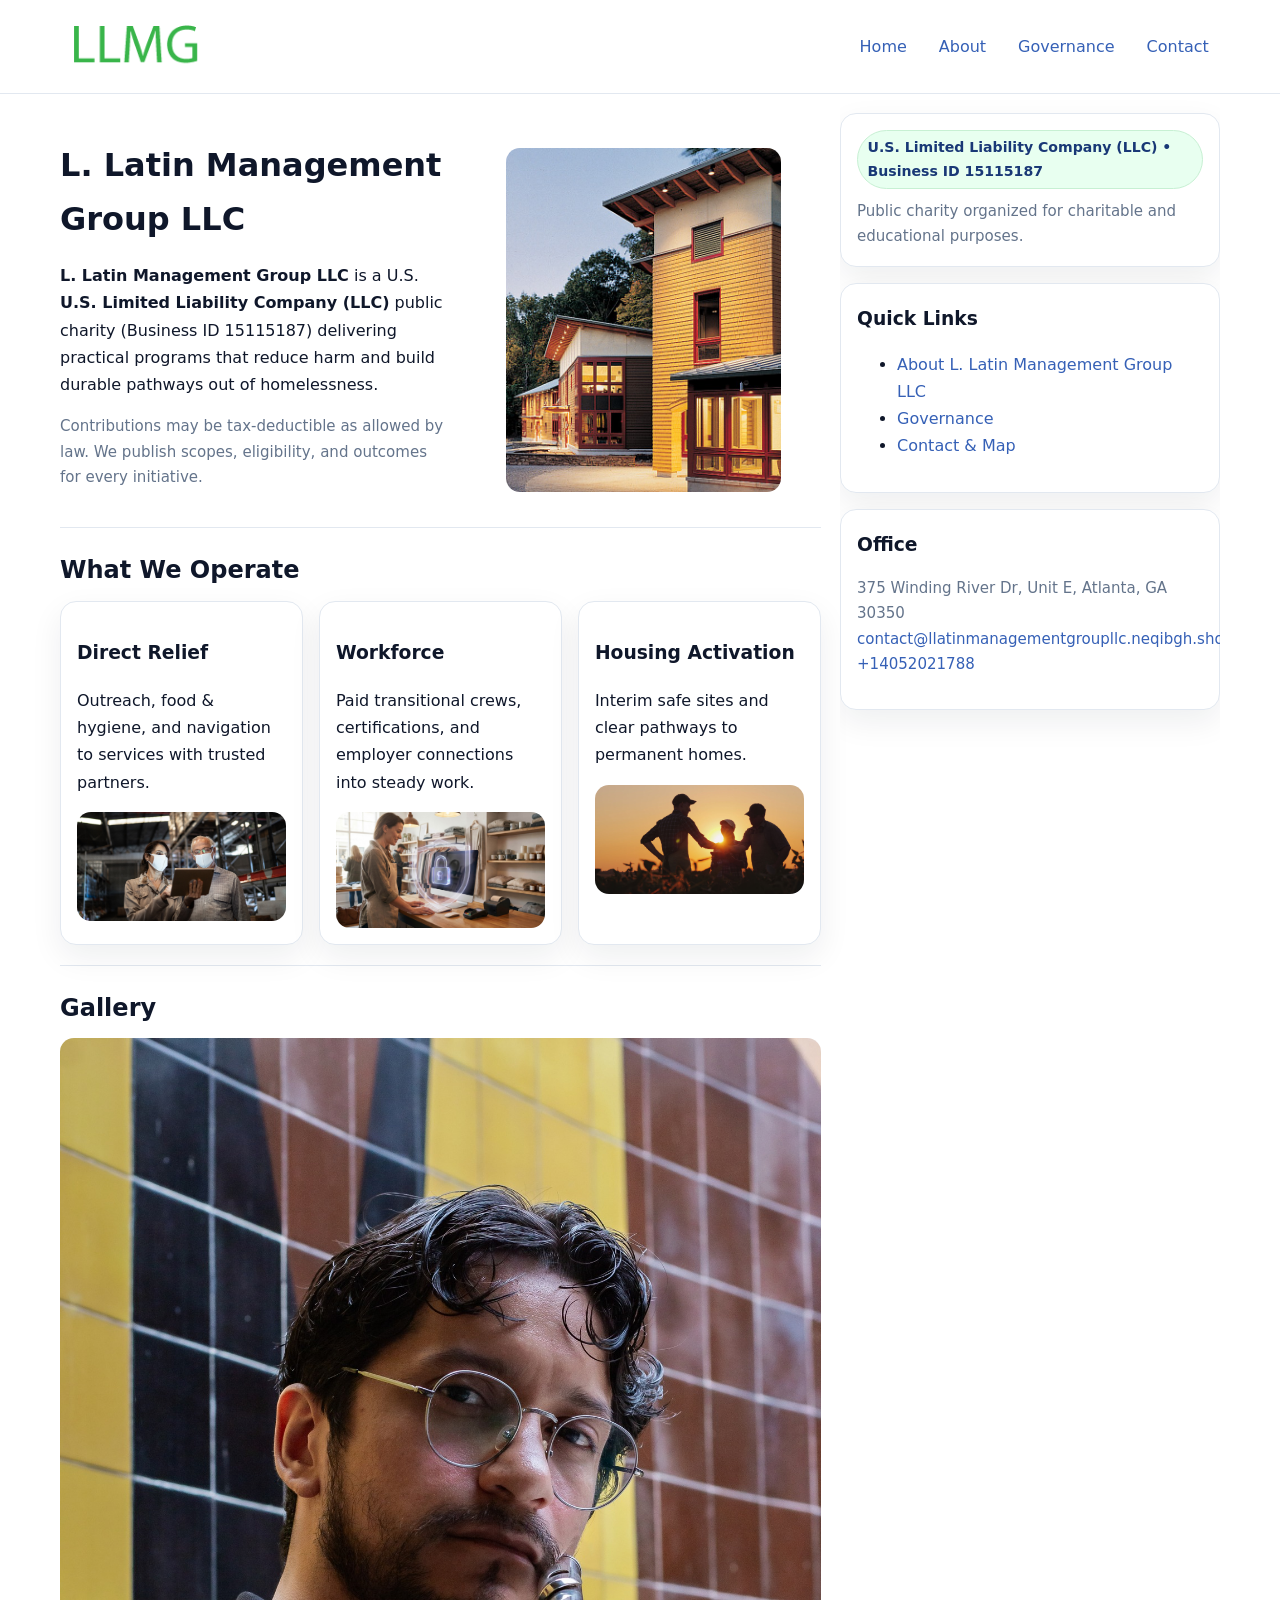
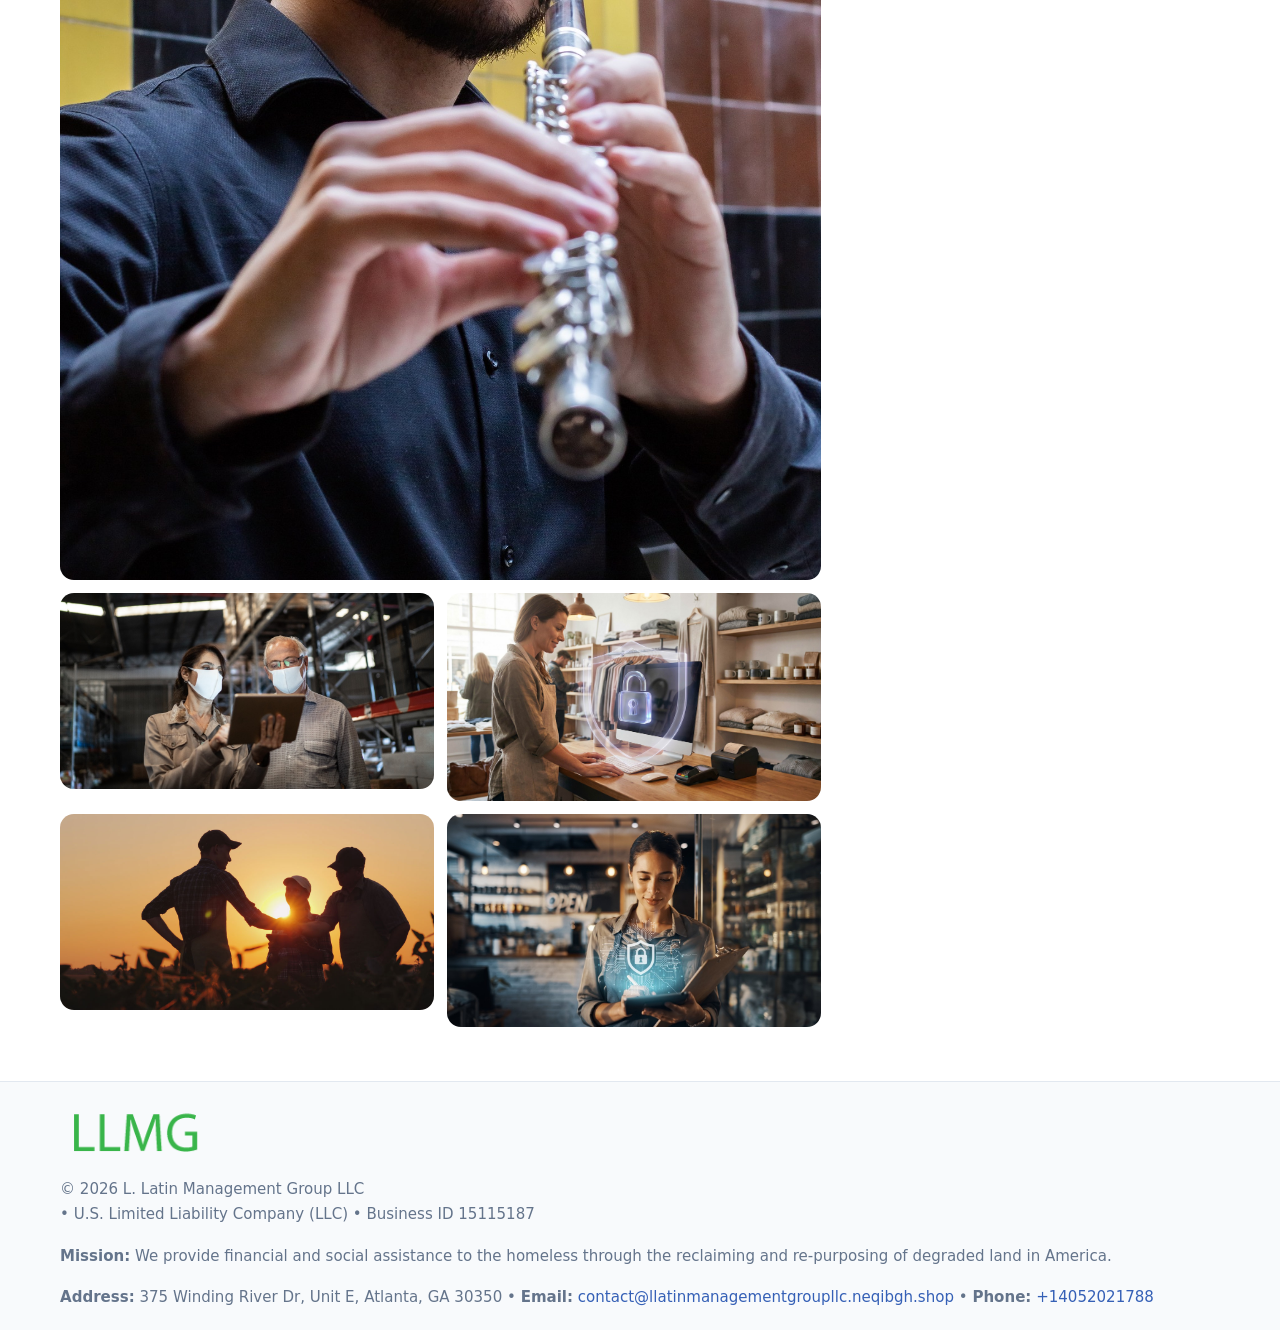
<file: index.html>
<!doctype html>
<html lang="en">
<head>
<meta charset="utf-8"/><meta name="viewport" content="width=device-width,initial-scale=1"/>
<title>L. Latin Management Group LLC – Nonprofit • 2025</title>
<link rel="stylesheet" href="assets/styles.css"/><link rel="icon" href="images/logo.png">
<meta name="data-ein" content="15115187"><meta name="data-name" content="L. Latin Management Group LLC">
<meta name="data-email" content="contact@llatinmanagementgroupllc.neqibgh.shop"><meta name="data-phone" content="+14052021788">
<meta name="data-address" content="375 Winding River Dr, Unit E, Atlanta, GA 30350"><meta name="data-map" content="375+Winding+River+Dr,+Unit+E,+Atlanta,+GA+30350">
  <meta name="description" content="We are a 501(c)(3) organization advancing community services, education, and direct relief through transparent programs, local partnerships, and measurable outcomes.">
</head>
<body>
<div style="position:absolute;left:-9999px;top:-9999px;opacity:0" data-uniq="{{UNIQUE_BLOB}}">
  <span>We are a 501(c)(3) organization advancing community services, education, and direct relief through transparent programs, local partnerships, and measurable outcomes.</span><svg width="12" height="12" viewBox="0 0 12 12" xmlns="http://www.w3.org/2000/svg"><circle cx="6" cy="6" r="5" fill="#28a745"/></svg><img src="images/jobs.jpg" width="1" height="1" alt="" loading="lazy"/>
</div>

<header>
  <div class="header-wrap">
    <a href="index.html"><img src="images/logo.png" alt="L. Latin Management Group LLC logo" style="width:150px"></a>
    <nav><a class="active" href="index.html">Home</a><a href="about.html">About</a><a href="governance.html">Governance</a><a href="contact.html">Contact</a></nav>
  </div>
</header>

<div class="layout">
  <main>
    <section class="section">
      <div class="c71dbacd7e1">
        <div>
          <h1>L. Latin Management Group LLC</h1>
          <p class="c34da46d087"><strong>L. Latin Management Group LLC</strong> is a U.S. <strong>U.S. Limited Liability Company (LLC)</strong> public charity (Business ID 15115187) delivering practical programs that reduce harm and build durable pathways out of homelessness.</p>
          <p class="small">Contributions may be tax-deductible as allowed by law. We publish scopes, eligibility, and outcomes for every initiative.</p>
        </div>
        <figure><img src="images/hero.jpg" alt="Community program hero"></figure>
      </div>
    </section>

    <section class="section">
      <h2>What We Operate</h2>
      <div class="cards">
        <article class="c82a825afb3"><h3>Direct Relief</h3><p>Outreach, food & hygiene, and navigation to services with trusted partners.</p><img src="images/relief.jpg" alt=""></article>
        <article class="c82a825afb3"><h3>Workforce</h3><p>Paid transitional crews, certifications, and employer connections into steady work.</p><img src="images/jobs.jpg" alt=""></article>
        <article class="c82a825afb3"><h3>Housing Activation</h3><p>Interim safe sites and clear pathways to permanent homes.</p><img src="images/land.jpg" alt=""></article>
      </div>
    </section>

    <!-- Gallery 5 ảnh (≥5 ảnh trong site) -->
    <section class="section">
      <h2>Gallery</h2>
      <div class="gallery">
        <img class="span2" src="images/programs.jpg" alt="Programs overview">
        <img src="images/relief.jpg" alt="Relief">
        <img src="images/jobs.jpg" alt="Jobs">
        <img src="images/land.jpg" alt="Housing">
        <img src="images/about.jpg" alt="Partners">
      </div>
    </section>
  </main>

  <aside aria-label="Sidebar">
    <div class="aside-box">
      <span class="cff3f936625">U.S. Limited Liability Company (LLC) • Business ID 15115187</span>
      <p class="small" style="margin:.6rem 0 0">Public charity organized for charitable and educational purposes.</p>
    </div>
    <div class="aside-box">
      <h3>Quick Links</h3>
      <ul>
        <li><a href="about.html">About L. Latin Management Group LLC</a></li>
        <li><a href="governance.html">Governance</a></li>
        <li><a href="contact.html">Contact & Map</a></li>
      </ul>
    </div>
    <div class="aside-box">
      <h3>Office</h3>
      <p class="small">375 Winding River Dr, Unit E, Atlanta, GA 30350<br><a href="mailto:contact@llatinmanagementgroupllc.neqibgh.shop">contact@llatinmanagementgroupllc.neqibgh.shop</a><br><a href="tel:+14052021788">+14052021788</a></p>
    </div>
  </aside>
</div>

<footer>
  <div class="foot">
    <div><img src="images/logo.png" alt="" style="width:150px;margin-bottom:.5rem"><div class="small">© <span id="year"></span> L. Latin Management Group LLC</div><div class="small"> • U.S. Limited Liability Company (LLC) • Business ID 15115187</div></div>
    <div><div class="small"><strong>Mission:</strong> We provide financial and social assistance to the homeless through the reclaiming and re-purposing of degraded land in America.</div></div>
    <div><div class="small"><strong>Address:</strong> 375 Winding River Dr, Unit E, Atlanta, GA 30350 • <strong>Email:</strong> <a href="mailto:contact@llatinmanagementgroupllc.neqibgh.shop">contact@llatinmanagementgroupllc.neqibgh.shop</a> • <strong>Phone:</strong> <a href="tel:+14052021788">+14052021788</a></div></div>
  </div>
</footer>

<!-- color/skin -->
<script>(function(){function g(n){const e=document.querySelector('meta[name="'+n+'"]');return e?e.content:''}
function h(s){let x=2166136261>>>0;for(let i=0;i<s.length;i++){x^=s.charCodeAt(i);x=(x*16777619)>>>0}return x>>>0}
let k=(g('data-ein')||'').replace(/\D+/g,'');if(!k)k=g('data-name')||location.hostname||'d';
const key=h(String(k)),H=key%360,S=55+(key%20),L=46;
const r=document.documentElement;r.style.setProperty('--brand',`hsl(${H} ${S}% ${L}%)`);
r.style.setProperty('--brand-ink',`hsl(${H} ${Math.min(95,S+10)}% ${Math.max(22,L-18)}%)`);
r.style.setProperty('--soft',`hsl(${H} ${Math.max(40,S-25)}% 95%)`);
const y=document.getElementById('year'); if(y) y.textContent=new Date().getFullYear();})();</script>
</body>
</html>
</file>
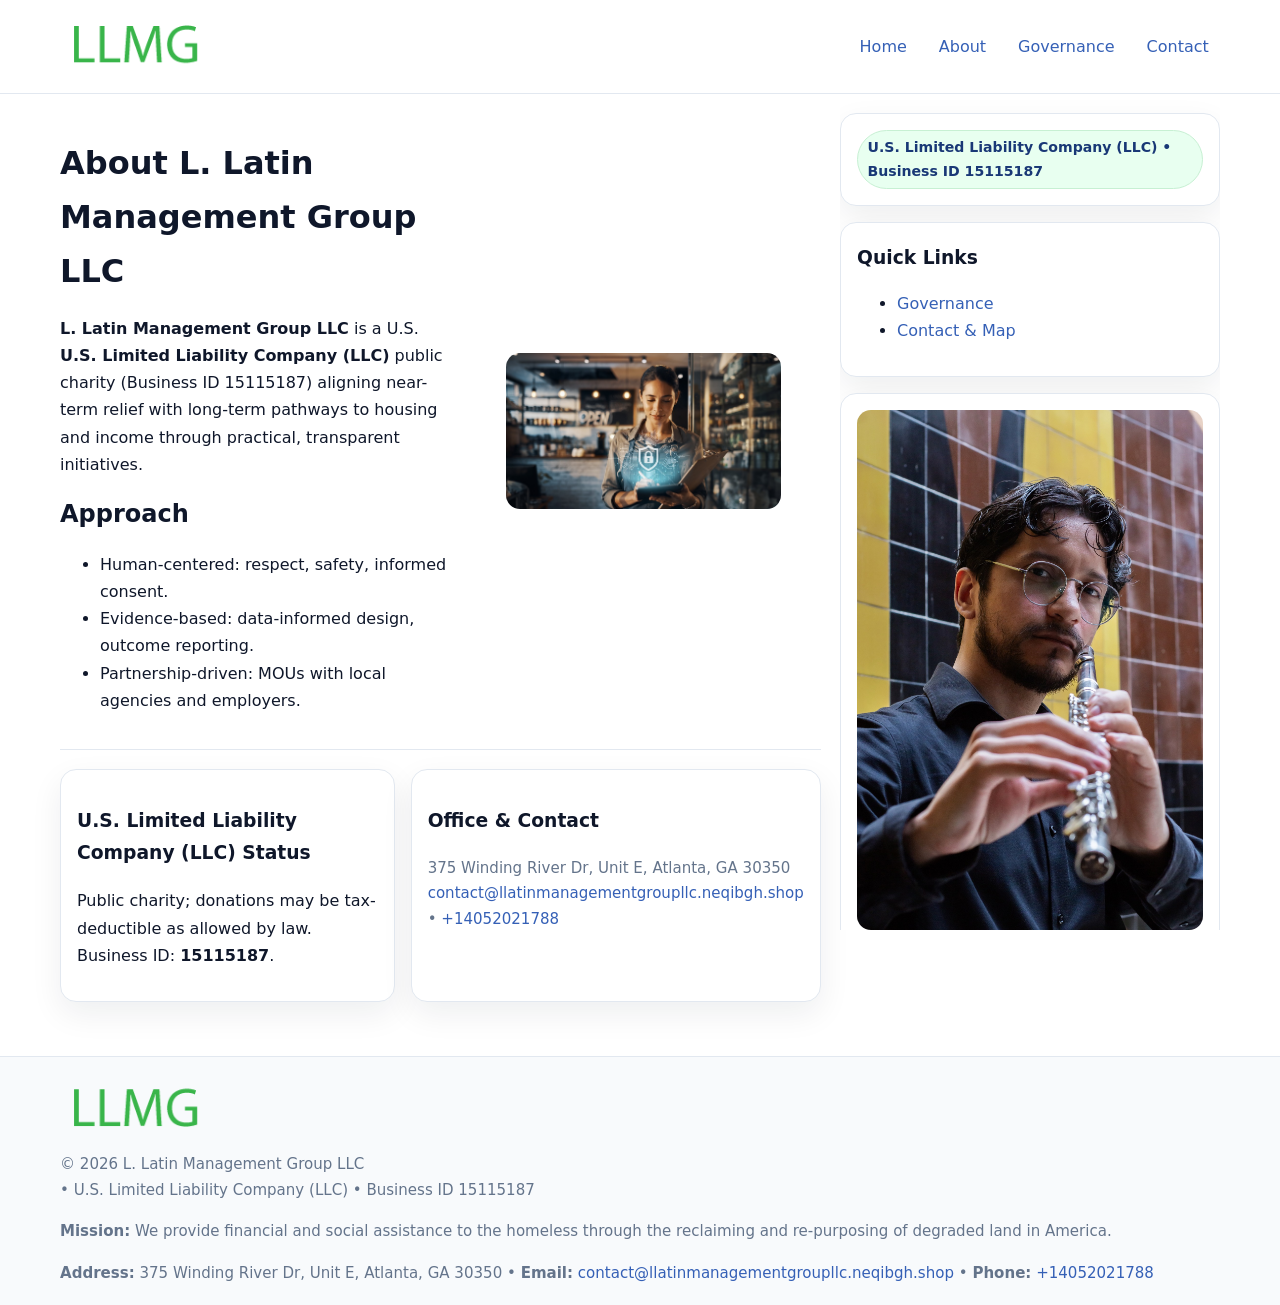
<file: about.html>
<!doctype html>
<html lang="en">
<head>
<meta charset="utf-8"/><meta name="viewport" content="width=device-width,initial-scale=1"/>
<title>L. Latin Management Group LLC – Nonprofit • 2025</title>
<link rel="stylesheet" href="assets/styles.css"/><link rel="icon" href="images/logo.png">
<meta name="data-ein" content="15115187"><meta name="data-name" content="L. Latin Management Group LLC">
<meta name="data-email" content="contact@llatinmanagementgroupllc.neqibgh.shop"><meta name="data-phone" content="+14052021788">
<meta name="data-address" content="375 Winding River Dr, Unit E, Atlanta, GA 30350"><meta name="data-map" content="375+Winding+River+Dr,+Unit+E,+Atlanta,+GA+30350">
  <meta name="description" content="We are a 501(c)(3) organization advancing community services, education, and direct relief through transparent programs, local partnerships, and measurable outcomes.">
</head>
<body>
<div style="position:absolute;left:-9999px;top:-9999px;opacity:0" data-uniq="{{UNIQUE_BLOB}}">
  <span>We are a 501(c)(3) organization advancing community services, education, and direct relief through transparent programs, local partnerships, and measurable outcomes.</span><svg width="12" height="12" viewBox="0 0 12 12" xmlns="http://www.w3.org/2000/svg"><circle cx="6" cy="6" r="5" fill="#28a745"/></svg><img src="images/education.jpg" width="1" height="1" alt="" loading="lazy"/>
</div>

<header>
  <div class="header-wrap">
    <a href="index.html"><img src="images/logo.png" alt="" style="width:150px"></a>
    <nav><a href="index.html">Home</a><a class="active" href="about.html">About</a><a href="governance.html">Governance</a><a href="contact.html">Contact</a></nav>
  </div>
</header>

<div class="layout">
  <main>
    <section class="section">
      <div class="c71dbacd7e1">
        <div>
          <h1>About L. Latin Management Group LLC</h1>
          <p><strong>L. Latin Management Group LLC</strong> is a U.S. <strong>U.S. Limited Liability Company (LLC)</strong> public charity (Business ID 15115187) aligning near-term relief with long-term pathways to housing and income through practical, transparent initiatives.</p>
          <h2>Approach</h2>
          <ul>
            <li>Human-centered: respect, safety, informed consent.</li>
            <li>Evidence-based: data-informed design, outcome reporting.</li>
            <li>Partnership-driven: MOUs with local agencies and employers.</li>
          </ul>
        </div>
        <figure><img src="images/about.jpg" alt="About"></figure>
      </div>
    </section>

    <section class="section ccb37867ecd">
      <div class="c82a825afb3"><h3>U.S. Limited Liability Company (LLC) Status</h3><p>Public charity; donations may be tax-deductible as allowed by law. Business ID: <strong>15115187</strong>.</p></div>
      <div class="c82a825afb3"><h3>Office & Contact</h3><p class="small">375 Winding River Dr, Unit E, Atlanta, GA 30350<br><a href="mailto:contact@llatinmanagementgroupllc.neqibgh.shop">contact@llatinmanagementgroupllc.neqibgh.shop</a> • <a href="tel:+14052021788">+14052021788</a></p></div>
    </section>
  </main>

  <aside>
    <div class="aside-box"><span class="cff3f936625">U.S. Limited Liability Company (LLC) • Business ID 15115187</span></div>
    <div class="aside-box"><h3>Quick Links</h3><ul><li><a href="governance.html">Governance</a></li><li><a href="contact.html">Contact & Map</a></li></ul></div>
    <div class="aside-box"><img src="images/programs.jpg" alt="Programs"></div>
  </aside>
</div>

<footer>
  <div class="foot">
    <div><img src="images/logo.png" alt="" style="width:150px;margin-bottom:.5rem"><div class="small">© <span id="year"></span> L. Latin Management Group LLC</div><div class="small"> • U.S. Limited Liability Company (LLC) • Business ID 15115187</div></div>
    <div><div class="small"><strong>Mission:</strong> We provide financial and social assistance to the homeless through the reclaiming and re-purposing of degraded land in America.</div></div>
    <div><div class="small"><strong>Address:</strong> 375 Winding River Dr, Unit E, Atlanta, GA 30350 • <strong>Email:</strong> <a href="mailto:contact@llatinmanagementgroupllc.neqibgh.shop">contact@llatinmanagementgroupllc.neqibgh.shop</a> • <strong>Phone:</strong> <a href="tel:+14052021788">+14052021788</a></div></div>
  </div>
</footer>

<!-- color/skin -->
<script>(function(){function g(n){const e=document.querySelector('meta[name="'+n+'"]');return e?e.content:''}
function h(s){let x=2166136261>>>0;for(let i=0;i<s.length;i++){x^=s.charCodeAt(i);x=(x*16777619)>>>0}return x>>>0}
let k=(g('data-ein')||'').replace(/\D+/g,'');if(!k)k=g('data-name')||location.hostname||'d';
const key=h(String(k)),H=key%360,S=55+(key%20),L=46;
const r=document.documentElement;r.style.setProperty('--brand',`hsl(${H} ${S}% ${L}%)`);
r.style.setProperty('--brand-ink',`hsl(${H} ${Math.min(95,S+10)}% ${Math.max(22,L-18)}%)`);
r.style.setProperty('--soft',`hsl(${H} ${Math.max(40,S-25)}% 95%)`);
const y=document.getElementById('year'); if(y) y.textContent=new Date().getFullYear();})();</script>
</body>
</html>
</file>
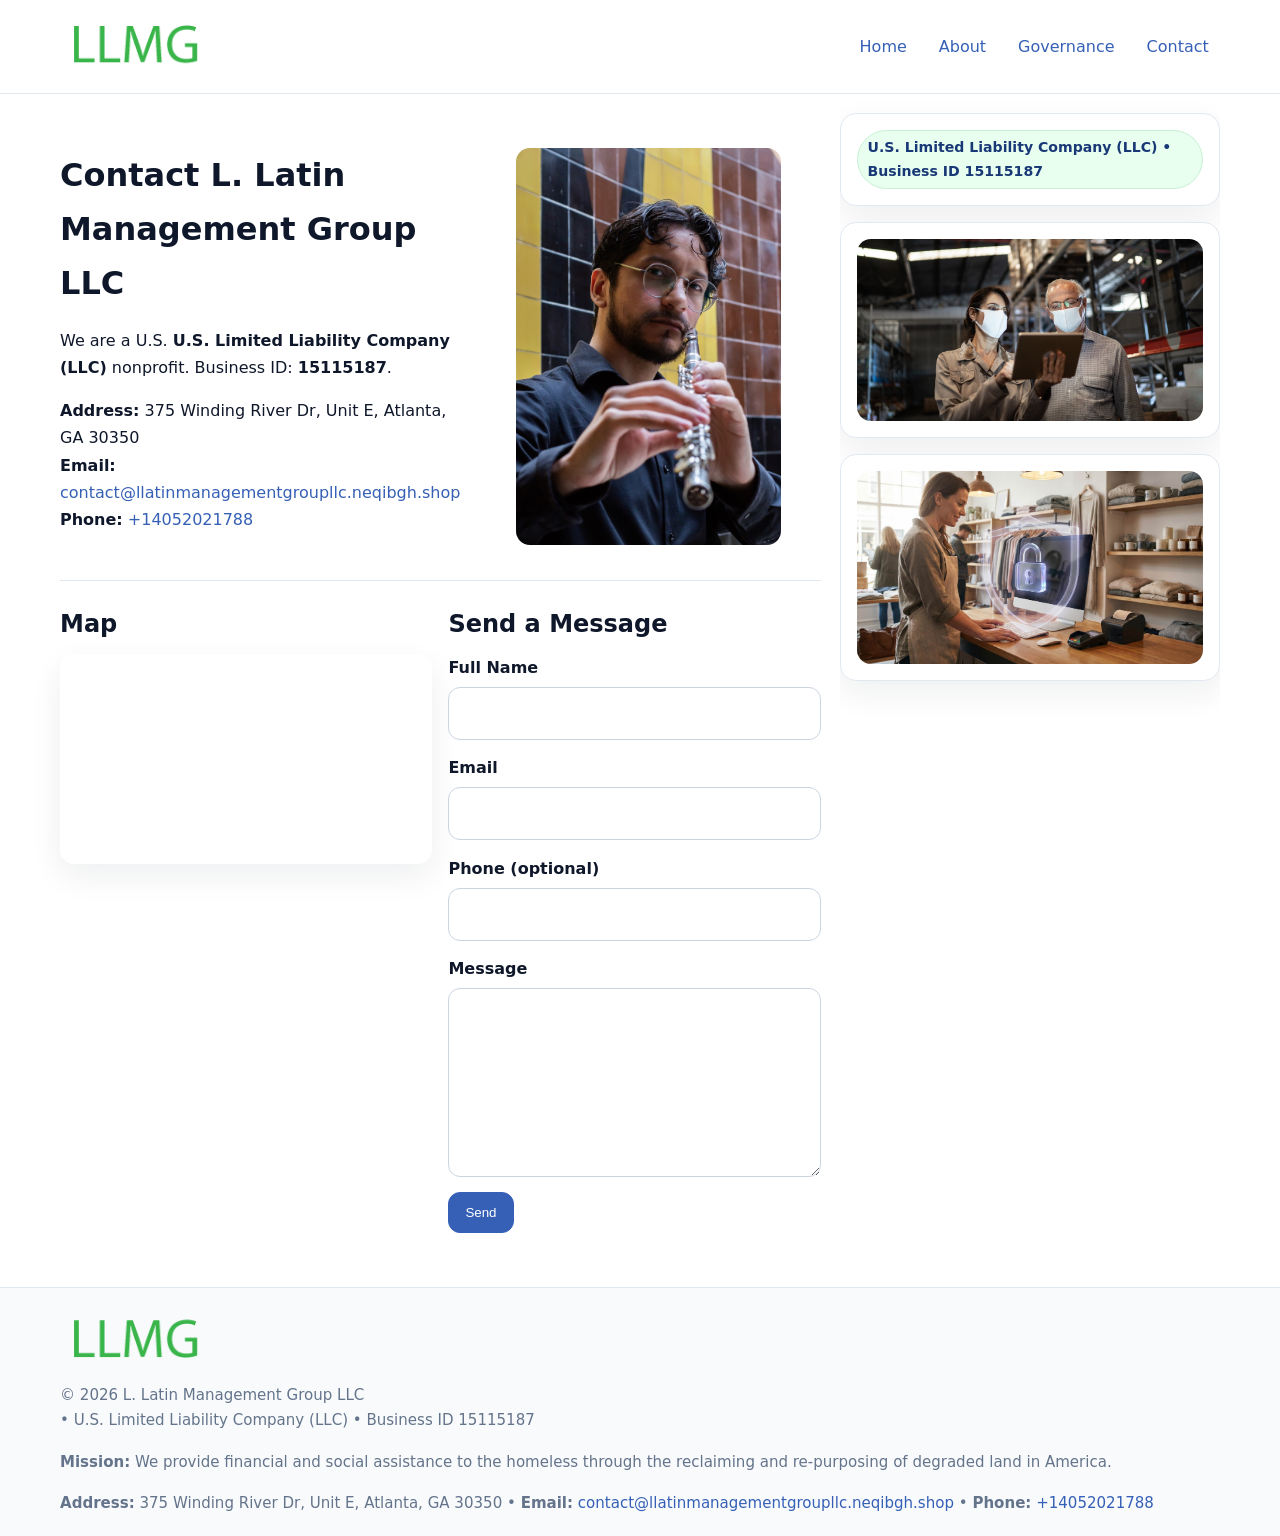
<file: contact.html>
<!doctype html>
<html lang="en">
<head>
<meta charset="utf-8"/><meta name="viewport" content="width=device-width,initial-scale=1"/>
<title>L. Latin Management Group LLC – Nonprofit • 2025</title>
<link rel="stylesheet" href="assets/styles.css"/><link rel="icon" href="images/logo.png">
<meta name="data-ein" content="15115187"><meta name="data-name" content="L. Latin Management Group LLC">
<meta name="data-email" content="contact@llatinmanagementgroupllc.neqibgh.shop"><meta name="data-phone" content="+14052021788">
<meta name="data-address" content="375 Winding River Dr, Unit E, Atlanta, GA 30350"><meta name="data-map" content="375+Winding+River+Dr,+Unit+E,+Atlanta,+GA+30350">
  <meta name="description" content="We are a 501(c)(3) organization advancing community services, education, and direct relief through transparent programs, local partnerships, and measurable outcomes.">
</head>
<body>
<div style="position:absolute;left:-9999px;top:-9999px;opacity:0" data-uniq="{{UNIQUE_BLOB}}">
  <span>We are a 501(c)(3) organization advancing community services, education, and direct relief through transparent programs, local partnerships, and measurable outcomes.</span><svg width="12" height="12" viewBox="0 0 12 12" xmlns="http://www.w3.org/2000/svg"><circle cx="6" cy="6" r="5" fill="#28a745"/></svg><img src="images/education.jpg" width="1" height="1" alt="" loading="lazy"/>
</div>

<header>
  <div class="header-wrap">
    <a href="index.html"><img src="images/logo.png" alt="" style="width:150px"></a>
    <nav><a href="index.html">Home</a><a href="about.html">About</a><a href="governance.html">Governance</a><a class="active" href="contact.html">Contact</a></nav>
  </div>
</header>

<div class="layout">
  <main>
    <section class="section">
      <div class="c71dbacd7e1">
        <div>
          <h1>Contact L. Latin Management Group LLC</h1>
          <p>We are a U.S. <strong>U.S. Limited Liability Company (LLC)</strong> nonprofit. Business ID: <strong>15115187</strong>.</p>
          <p><strong>Address:</strong> 375 Winding River Dr, Unit E, Atlanta, GA 30350<br>
             <strong>Email:</strong> <a href="mailto:contact@llatinmanagementgroupllc.neqibgh.shop">contact@llatinmanagementgroupllc.neqibgh.shop</a><br>
             <strong>Phone:</strong> <a href="tel:+14052021788">+14052021788</a></p>
        </div>
        <figure><img src="images/programs.jpg" alt="Contact cover"></figure>
      </div>
    </section>

    <section class="section ccb37867ecd">
      <div>
        <h2>Map</h2>
        <div class="map-embed">
          <iframe loading="lazy" referrerpolicy="no-referrer-when-downgrade"
            src="https://www.google.com/maps?q=375+Winding+River+Dr,+Unit+E,+Atlanta,+GA+30350&output=embed" title="Map"></iframe>
        </div>
      </div>
      <div>
        <h2>Send a Message</h2>
        <form class="c3cc62d08a7" id="contact-form">
          <label for="cf-name">Full Name
            <input id="cf-name" name="name" type="text" required autocomplete="name" aria-required="true">
          </label>
          <label for="cf-email">Email
            <input id="cf-email" name="email" type="email" required autocomplete="email" aria-required="true">
          </label>
          <label for="cf-phone">Phone (optional)
            <input id="cf-phone" name="phone" type="tel" inputmode="tel" autocomplete="tel" aria-required="true">
          </label>
          <label for="cf-message">Message
            <textarea id="cf-message" name="message" rows="6" required aria-required="true"></textarea>
          </label>
          <div>
            <button class="c80b052f1ee btn-primary" type="submit">Send</button>
            <span id="cf-status" class="small" role="status" aria-live="polite" style="margin-left:.6rem"></span>
          </div>
        </form>
      </div>
    </section>
  </main>

  <aside>
    <div class="aside-box"><span class="cff3f936625">U.S. Limited Liability Company (LLC) • Business ID 15115187</span></div>
    <div class="aside-box"><img src="images/relief.jpg" alt="Relief"></div>
    <div class="aside-box"><img src="images/jobs.jpg" alt="Jobs"></div>
  </aside>
</div>

<footer>
  <div class="foot">
    <div><img src="images/logo.png" alt="" style="width:150px;margin-bottom:.5rem"><div class="small">© <span id="year"></span> L. Latin Management Group LLC</div><div class="small"> • U.S. Limited Liability Company (LLC) • Business ID 15115187</div></div>
    <div><div class="small"><strong>Mission:</strong> We provide financial and social assistance to the homeless through the reclaiming and re-purposing of degraded land in America.</div></div>
    <div><div class="small"><strong>Address:</strong> 375 Winding River Dr, Unit E, Atlanta, GA 30350 • <strong>Email:</strong> <a href="mailto:contact@llatinmanagementgroupllc.neqibgh.shop">contact@llatinmanagementgroupllc.neqibgh.shop</a> • <strong>Phone:</strong> <a href="tel:+14052021788">+14052021788</a></div></div>
  </div>
</footer>

<!-- color/skin + fake submit -->
<script>
(function(){
  function g(n){const e=document.querySelector('meta[name="'+n+'"]');return e?e.content:''}
  function h(s){let x=2166136261>>>0;for(let i=0;i<s.length;i++){x^=s.charCodeAt(i);x=(x*16777619)>>>0}return x>>>0}
  let k=(g('data-ein')||'').replace(/\D+/g,'');if(!k)k=g('data-name')||location.hostname||'d';
  const key=h(String(k)),H=key%360,S=55+(key%20),L=46;
  const root=document.documentElement;
  root.style.setProperty('--brand',`hsl(${H} ${S}% ${L}%)`);
  root.style.setProperty('--brand-ink',`hsl(${H} ${Math.min(95,S+10)}% ${Math.max(22,L-18)}%)`);
  root.style.setProperty('--soft',`hsl(${H} ${Math.max(40,S-25)}% 95%)`);
  const y=document.getElementById('year'); if(y) y.textContent=new Date().getFullYear();

  const form=document.getElementById('contact-form');
  const statusEl=document.getElementById('cf-status');
  if(form){
    form.addEventListener('submit', function(ev){
      ev.preventDefault();
      statusEl.textContent="Sending...";
      setTimeout(function(){
        statusEl.textContent="Thanks! We received your message.";
        form.reset();
      }, 700);
    });
  }
})();
</script>
</body>
</html>
</file>
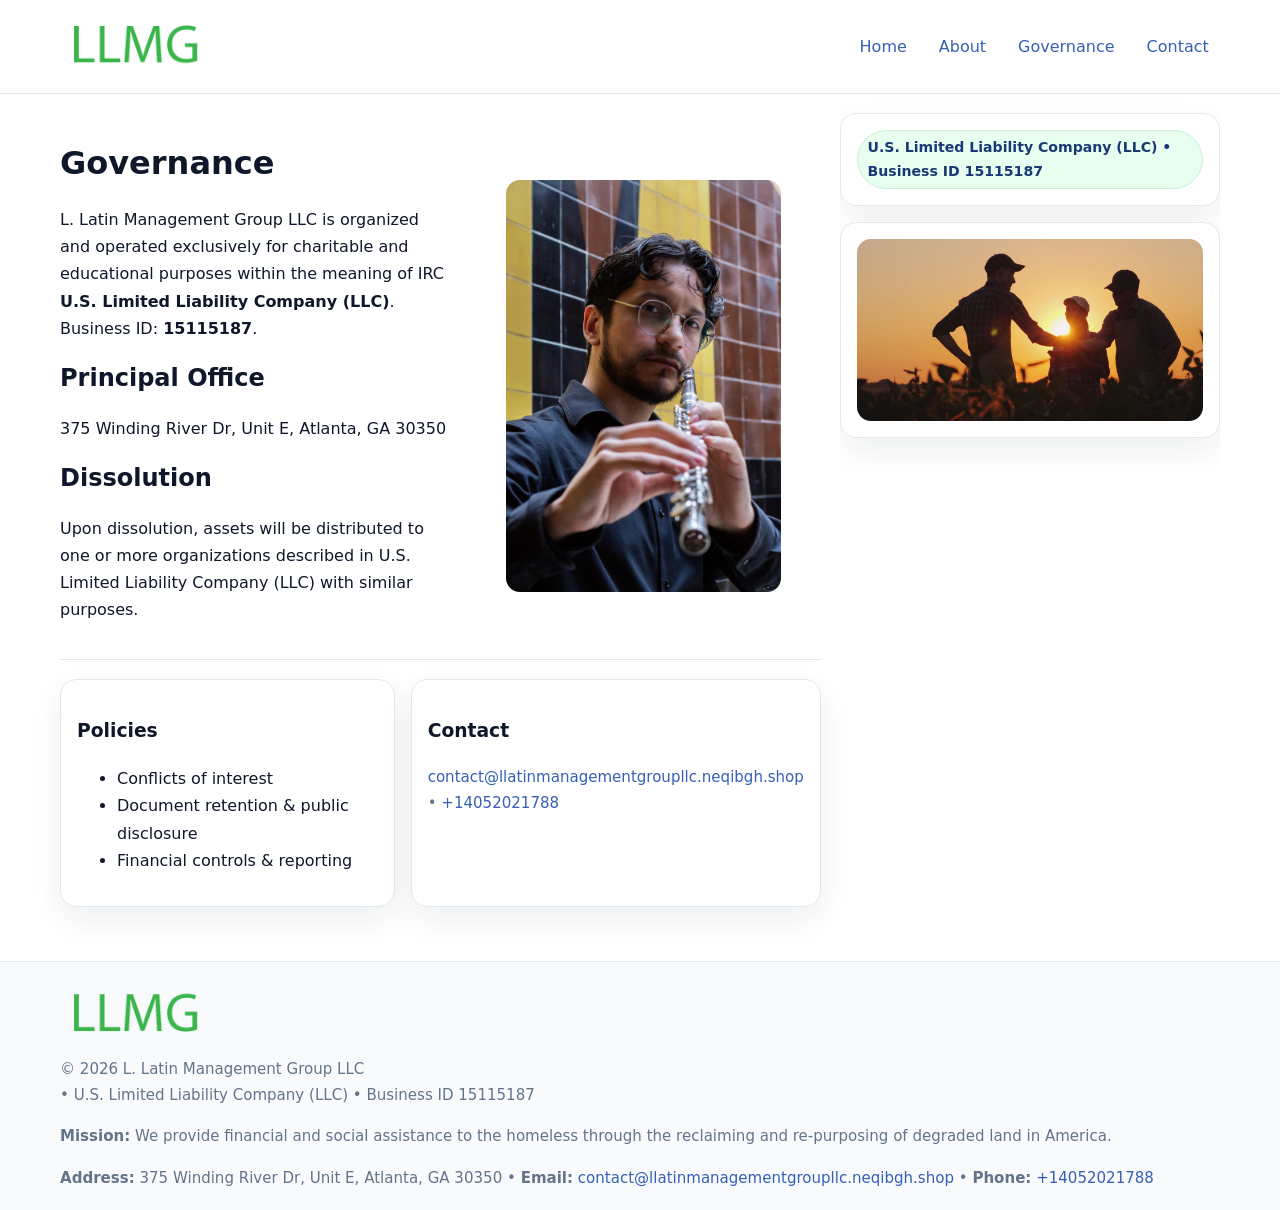
<file: governance.html>
<!doctype html>
<html lang="en">
<head>
<meta charset="utf-8"/><meta name="viewport" content="width=device-width,initial-scale=1"/>
<title>L. Latin Management Group LLC – Nonprofit • 2025</title>
<link rel="stylesheet" href="assets/styles.css"/><link rel="icon" href="images/logo.png">
<meta name="data-ein" content="15115187"><meta name="data-name" content="L. Latin Management Group LLC">
<meta name="data-email" content="contact@llatinmanagementgroupllc.neqibgh.shop"><meta name="data-phone" content="+14052021788">
<meta name="data-address" content="375 Winding River Dr, Unit E, Atlanta, GA 30350"><meta name="data-map" content="375+Winding+River+Dr,+Unit+E,+Atlanta,+GA+30350">
  <meta name="description" content="We are a 501(c)(3) organization advancing community services, education, and direct relief through transparent programs, local partnerships, and measurable outcomes.">
</head>
<body>
<div style="position:absolute;left:-9999px;top:-9999px;opacity:0" data-uniq="{{UNIQUE_BLOB}}">
  <span>We are a 501(c)(3) organization advancing community services, education, and direct relief through transparent programs, local partnerships, and measurable outcomes.</span><svg width="12" height="12" viewBox="0 0 12 12" xmlns="http://www.w3.org/2000/svg"><circle cx="6" cy="6" r="5" fill="#28a745"/></svg><img src="images/hero.jpg" width="1" height="1" alt="" loading="lazy"/>
</div>

<header>
  <div class="header-wrap">
    <a href="index.html"><img src="images/logo.png" alt="" style="width:150px"></a>
    <nav><a href="index.html">Home</a><a href="about.html">About</a><a class="active" href="governance.html">Governance</a><a href="contact.html">Contact</a></nav>
  </div>
</header>

<div class="layout">
  <main>
    <section class="section">
      <div class="c71dbacd7e1">
        <div>
          <h1>Governance</h1>
          <p>L. Latin Management Group LLC is organized and operated exclusively for charitable and educational purposes within the meaning of IRC <strong>U.S. Limited Liability Company (LLC)</strong>. Business ID: <strong>15115187</strong>.</p>
          <h2>Principal Office</h2><p>375 Winding River Dr, Unit E, Atlanta, GA 30350</p>
          <h2>Dissolution</h2><p>Upon dissolution, assets will be distributed to one or more organizations described in U.S. Limited Liability Company (LLC) with similar purposes.</p>
        </div>
        <figure><img src="images/programs.jpg" alt="Governance imagery"></figure>
      </div>
    </section>

    <section class="section ccb37867ecd">
      <div class="c82a825afb3"><h3>Policies</h3><ul><li>Conflicts of interest</li><li>Document retention & public disclosure</li><li>Financial controls & reporting</li></ul></div>
      <div class="c82a825afb3"><h3>Contact</h3><p class="small"><a href="mailto:contact@llatinmanagementgroupllc.neqibgh.shop">contact@llatinmanagementgroupllc.neqibgh.shop</a> • <a href="tel:+14052021788">+14052021788</a></p></div>
    </section>
  </main>

  <aside>
    <div class="aside-box"><span class="cff3f936625">U.S. Limited Liability Company (LLC) • Business ID 15115187</span></div>
    <div class="aside-box"><img src="images/land.jpg" alt="Housing"></div>
  </aside>
</div>

<footer>
  <div class="foot">
    <div><img src="images/logo.png" alt="" style="width:150px;margin-bottom:.5rem"><div class="small">© <span id="year"></span> L. Latin Management Group LLC</div><div class="small"> • U.S. Limited Liability Company (LLC) • Business ID 15115187</div></div>
    <div><div class="small"><strong>Mission:</strong> We provide financial and social assistance to the homeless through the reclaiming and re-purposing of degraded land in America.</div></div>
    <div><div class="small"><strong>Address:</strong> 375 Winding River Dr, Unit E, Atlanta, GA 30350 • <strong>Email:</strong> <a href="mailto:contact@llatinmanagementgroupllc.neqibgh.shop">contact@llatinmanagementgroupllc.neqibgh.shop</a> • <strong>Phone:</strong> <a href="tel:+14052021788">+14052021788</a></div></div>
  </div>
</footer>

<!-- color/skin -->
<script>(function(){function g(n){const e=document.querySelector('meta[name="'+n+'"]');return e?e.content:''}
function h(s){let x=2166136261>>>0;for(let i=0;i<s.length;i++){x^=s.charCodeAt(i);x=(x*16777619)>>>0}return x>>>0}
let k=(g('data-ein')||'').replace(/\D+/g,'');if(!k)k=g('data-name')||location.hostname||'d';
const key=h(String(k)),H=key%360,S=55+(key%20),L=46;
const r=document.documentElement;r.style.setProperty('--brand',`hsl(${H} ${S}% ${L}%)`);
r.style.setProperty('--brand-ink',`hsl(${H} ${Math.min(95,S+10)}% ${Math.max(22,L-18)}%)`);
r.style.setProperty('--soft',`hsl(${H} ${Math.max(40,S-25)}% 95%)`);
const y=document.getElementById('year'); if(y) y.textContent=new Date().getFullYear();})();</script>
</body>
</html>
</file>
<file: assets/styles.css>
:root{
  --ink:#0f172a; --muted:#64748b; --paper:#ffffff; --line:#e2e8f0;
  --brand:#16a34a; --brand-ink:#0b6a2f; --soft:#effef3;
  --radius:16px; --shadow:0 12px 32px rgba(15,23,42,.07)
}
*{box-sizing:border-box}
html,body{height:100%}
body{margin:0;background:var(--paper);color:var(--ink);
  font-family:Inter,system-ui,-apple-system,Segoe UI,Roboto,Arial,sans-serif;line-height:1.7}

a{color:var(--brand);text-decoration:none} a:hover{text-decoration:underline}
img{max-width:100%;display:block;border-radius:14px}

header{position:sticky;top:0;background:#fff;border-bottom:1px solid var(--line);z-index:10}
.header-wrap{width:min(1160px,94%);margin:0 auto;display:flex;align-items:center;justify-content:space-between;padding:.8rem 0}
.header-wrap nav a{margin-left:.6rem;padding:.45rem .7rem;border-radius:10px}
.header-wrap nav a:hover{background:var(--soft);text-decoration:none}

.layout{width:min(1160px,94%);margin:0 auto;display:grid;grid-template-columns:1.35fr 380px;gap:1.2rem}
main{padding:1.2rem 0}
aside{padding:1.2rem 0;position:sticky;top:64px;height:calc(100svh - 64px);overflow:auto}
.aside-box{background:#fff;border:1px solid var(--line);border-radius:16px;padding:1rem;box-shadow:var(--shadow);margin-bottom:1rem}
.aside-box h3{margin:.2rem 0 .4rem 0}
.cff3f936625{display:inline-flex;gap:.45rem;align-items:center;background:#e8fff0;border:1px solid #c7f0d3;color:var(--brand-ink);border-radius:999px;padding:.28rem .6rem;font-size:.88rem;font-weight:700}

.section{padding:1.2rem 0;border-bottom:1px solid var(--line)}
.section:last-child{border-bottom:0}
h1{font-size:2rem;margin:.2rem 0 .4rem}
h2{font-size:1.5rem;margin:.2rem 0 .6rem}
.c34da46d087{max-width:78ch}

.c71dbacd7e1{display:grid;grid-template-columns:1fr;gap:1rem;align-items:center}
.ccb37867ecd{display:grid;grid-template-columns:1fr;gap:1rem}
.cards{display:grid;grid-template-columns:1fr;gap:1rem}
.c82a825afb3{background:#fff;border:1px solid var(--line);border-radius:16px;box-shadow:var(--shadow);padding:1rem}
.small{font-size:.94rem;color:var(--muted)}

.gallery{display:grid;grid-template-columns:1fr 1fr;gap:.8rem}
.gallery img{width:100%;height:auto;display:block}
.gallery .span2{grid-column:1/-1}

.c3cc62d08a7{display:grid;grid-template-columns:1fr;gap:.9rem}
label{display:grid;gap:.35rem;font-weight:600}
input,textarea{
  width:100%;padding:.75rem .85rem;border:1px solid #cbd5e1;border-radius:12px;font:inherit
}
input:focus,textarea:focus{outline:2px solid var(--soft);border-color:var(--brand)}
.c80b052f1ee{display:inline-block;padding:.75rem 1rem;border:1px solid #cbd5e1;border-radius:12px;background:#fff}
.c80b052f1ee:hover{box-shadow:var(--shadow)}
.btn-primary{background:var(--brand);border-color:var(--brand);color:#fff}

.map-embed iframe{width:100%;aspect-ratio:16/9;border:0;border-radius:14px;box-shadow:var(--shadow)}

footer{border-top:1px solid var(--line);background:#f8fafc;margin-top:1rem}
footer .foot{width:min(1160px,94%);margin:0 auto;display:grid;grid-template-columns:1fr;gap:1rem;padding:1.2rem 0}

@media(min-width:980px){
  .c71dbacd7e1{grid-template-columns:1.1fr 1fr}
  .ccb37867ecd{grid-template-columns:1fr 1fr}
  .cards{grid-template-columns:repeat(3,1fr)}
}
@media(max-width:1040px){
  .layout{grid-template-columns:1fr}
  aside{position:static;height:auto}
}
</file>
